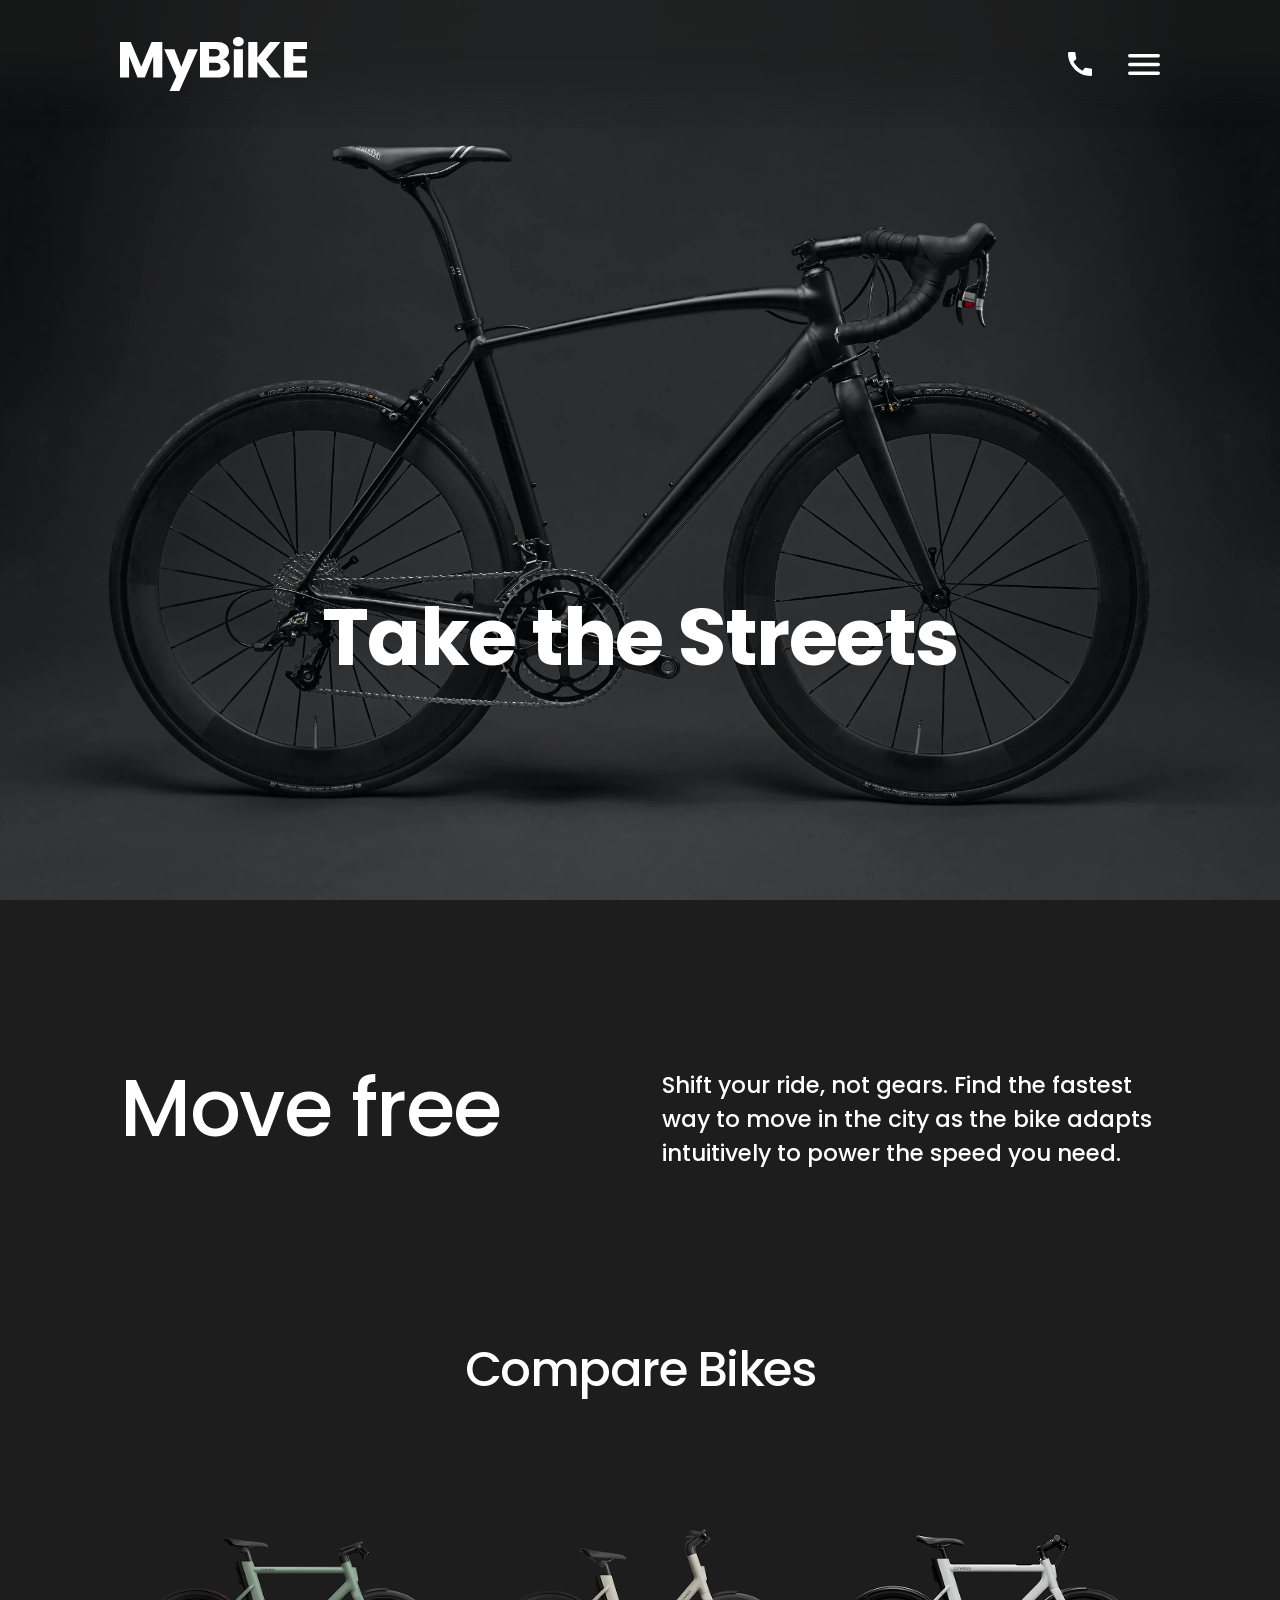
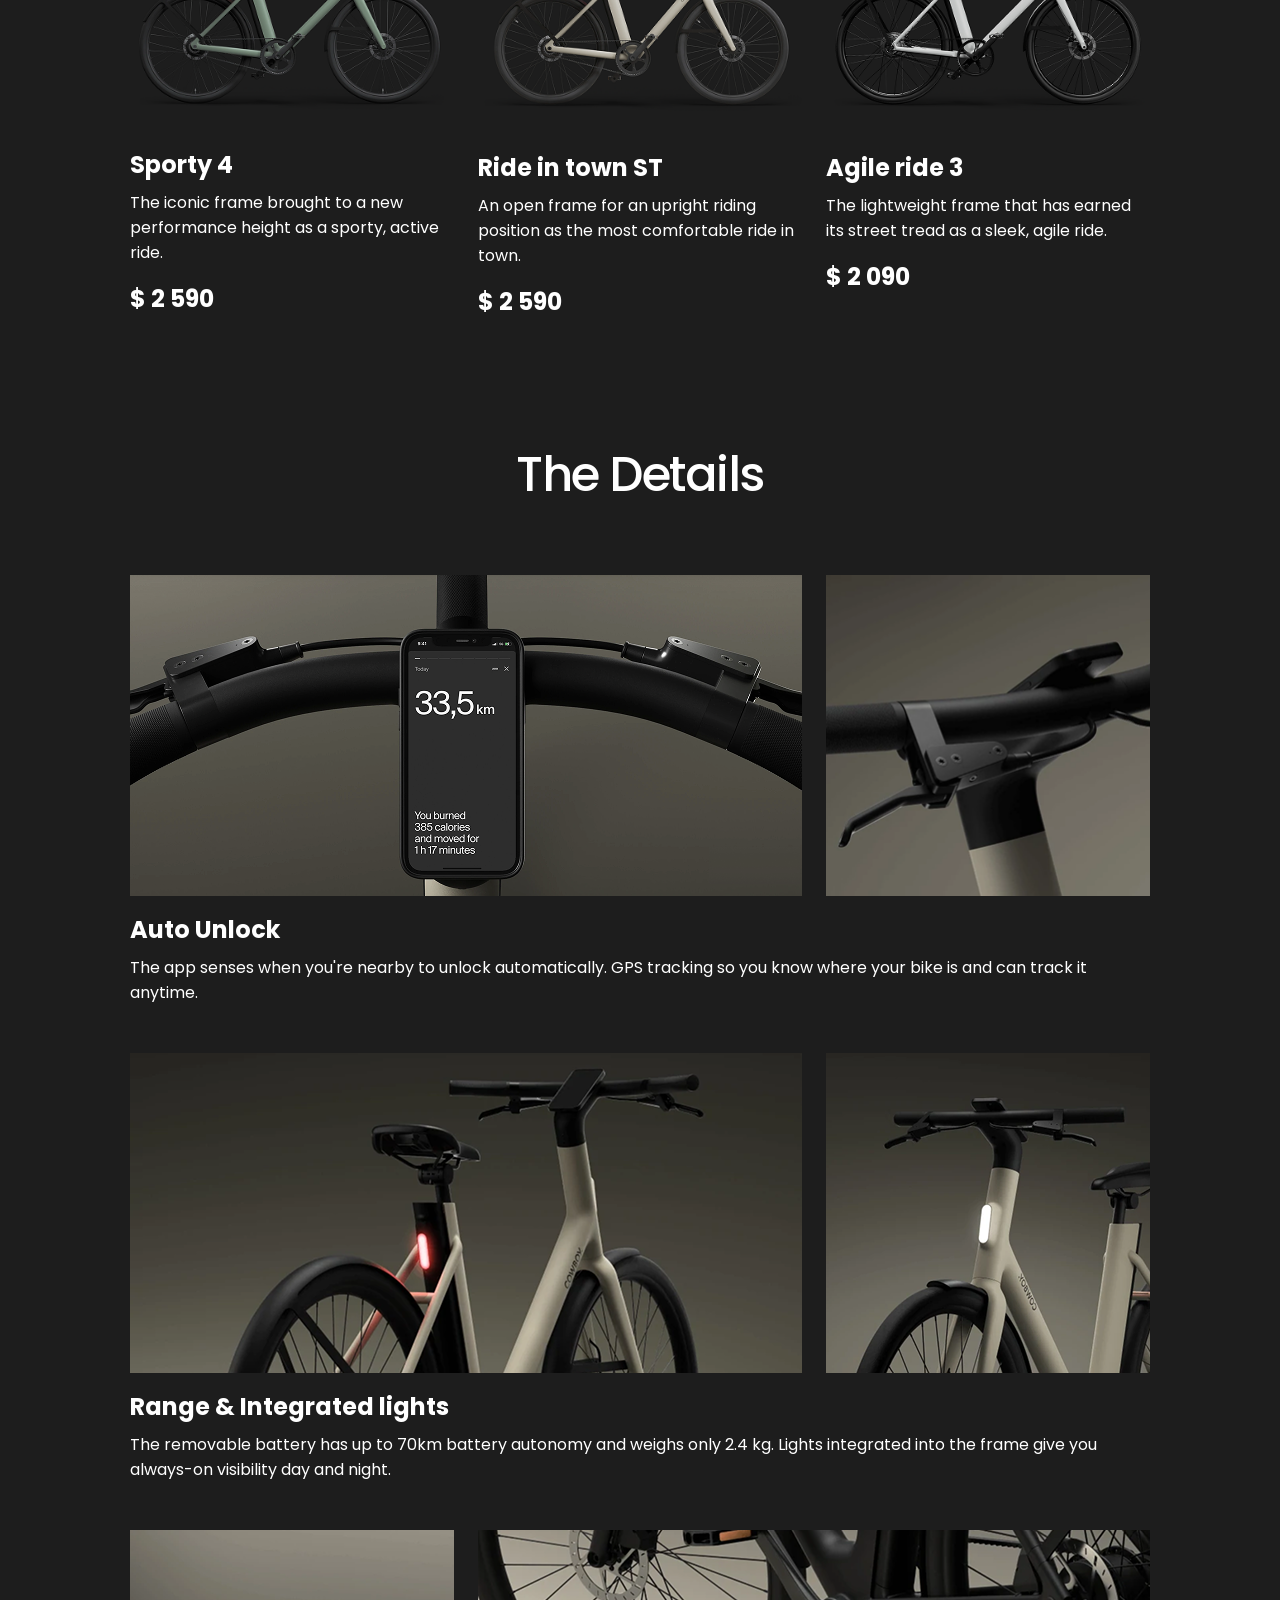
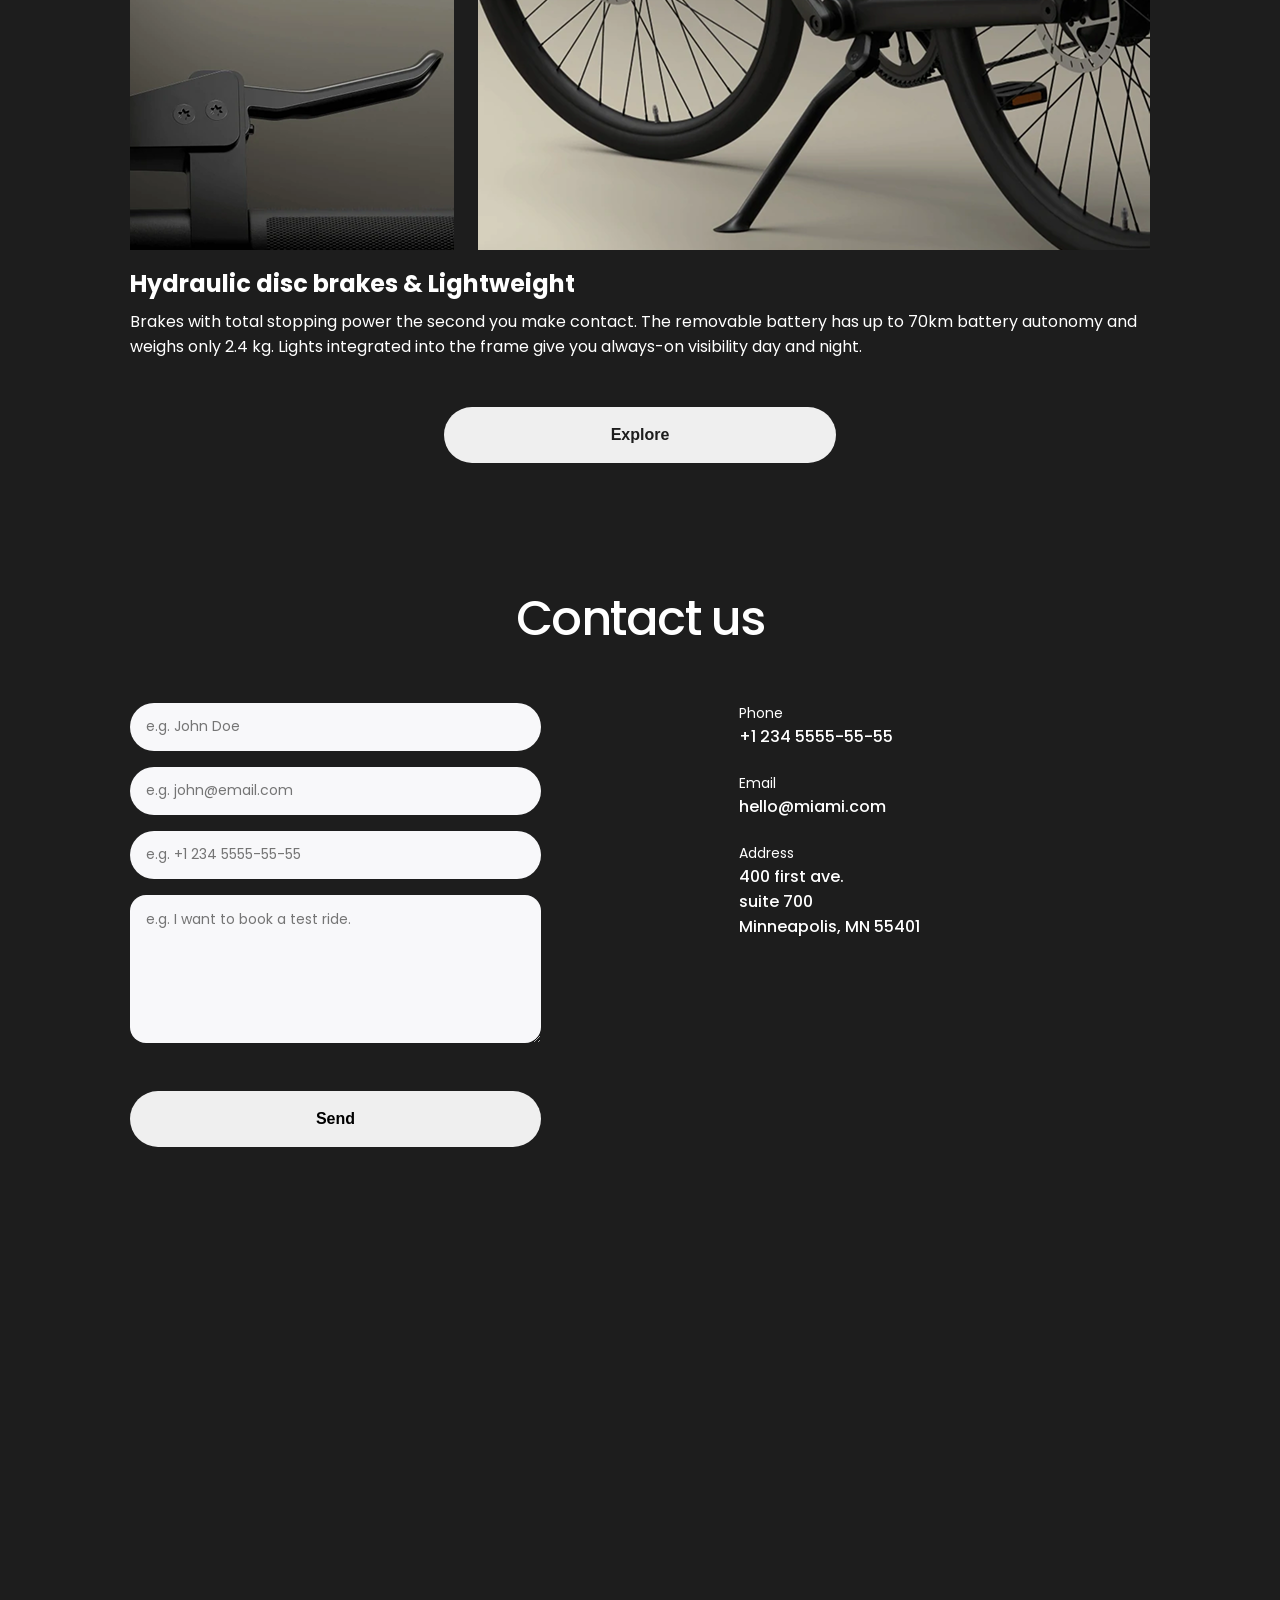
<file: index.html>
<!doctype html><html lang="en" class="page"><head><meta charset="utf-8"><meta name="viewport" content="width=device-width, initial-scale=1.0"><title>MyBiKE</title><link rel="icon" type="image/svg" href="favicon.2b4d9df5.svg" media="(prefers-color-scheme: dark)"><link rel="icon" href="Property%201=Menu_logo.42b69e77.svg" media="(prefers-color-scheme: light)"><link rel="stylesheet" href="index.e2b0deac.css"><link rel="preconnect" href="https://fonts.googleapis.com"><link rel="preconnect" href="https://fonts.gstatic.com" crossorigin><link href="https://fonts.googleapis.com/css2?family=Poppins:ital,wght@0,100;0,200;0,300;0,400;0,500;0,600;0,700;0,800;0,900;1,100;1,200;1,300;1,400;1,500;1,600;1,700;1,800;1,900&family=Roboto:wght@100..900&display=swap" rel="stylesheet"></head><body class="body"> <div class="page"> <header class="header"> <div class="header__top"> <a href="#top" class="header__logo"> <img src="MyBiKE.96647d85.svg" alt="MyBiKE logo" class="header__logo-img"> </a> <div class="header__actions"> <a href="tel:+1 234 5555-55-55" class="header__icon header__icon--phone"> <img src="Icon-Phone-call.26299131.svg" alt="Phone icon"> </a> <a href="#menu" class="header__icon header__icon--burger" aria-label="Open menu"> <span class="header__icon-burger" aria-hidden="true"></span> </a> </div> </div> <h1 class="header__title">Take the Streets</h1> </header> <aside class="menu page__menu" id="menu"> <div class="menu__content"> <div class="menu__top"> <a href="#top" class="menu__logo"> <img src="Property%201=Menu_logo.42b69e77.svg" alt="MyBiKE logo" class="menu__logo-img"> </a> <a href="#" class="menu__icon-close"> <img src="Icon-Close.a33213b2.svg" alt="Close icon"> </a> </div> <nav class="menu__nav nav"> <ul class="nav__list"> <li class="nav__item"> <a class="nav__link" href="#"> Home </a> </li> <li class="nav__item"> <a class="nav__link" href="#"> About Us </a> </li> <li class="nav__item"> <a class="nav__link" href="#compare-bikes"> Compare bikes </a> </li> <li class="nav__item"> <a class="nav__link" href="#details"> Details </a> </li> <li class="nav__item"> <a class="nav__link" href="#contact-info"> Contacts </a> </li> </ul> </nav> <div class="menu__additional"> <a href="tel:+12345555555" class="menu__phone-number"> +1 234 5555-55-55 </a> <a href="#" class="menu__book" tabindex="0"> book a test ride </a> </div> </div> </aside> <main class="main"> <section class="intro"> <h2 class="intro__title">Move free</h2> <p class="intro__description"> Shift your ride, not gears. Find the fastest way to move in the city as the bike adapts intuitively to power the speed you need. </p> </section> <div class="container"> <section class="compare" id="compare-bikes"> <h2 class="compare__title">Compare Bikes</h2> <article class="bike-card"> <picture> <source media="(min-width: 744px)" srcset="Sporty4-onTablet.c5ce7f3a.png"> <img src="Sporty4.edfac68a.png" alt="Bike Sporty 4" class="bike-card__img feature__img-link" tabindex="0" onclick="window.location='#';"> </picture> <h3 class="bike-card__title">Sporty 4</h3> <p class="bike-card__description"> The iconic frame brought to a new performance height as a sporty, active ride. </p> <span class="bike-card__price">$ 2 590</span> </article> <article class="bike-card"> <picture> <source media="(min-width: 744px)" srcset="Ride-in-town-ST-onTablet.6d68e7a4.png"> <img src="Ride-in-town-ST.06d69349.png" alt="Bike Ride in town ST" class="bike-card__img feature__img-link" tabindex="0" onclick="window.location='#';"> </picture> <h3 class="bike-card__title">Ride in town ST</h3> <p class="bike-card__description"> An open frame for an upright riding position as the most comfortable ride in town. </p> <span class="bike-card__price">$ 2 590</span> </article> <article class="bike-card"> <picture> <source media="(min-width: 744px)" srcset="Agile-ride-3-onTablet.1f818ef1.png"> <img src="Agile-ride-3.483f078e.png" alt="Bike Agile Ride 3" class="bike-card__img feature__img-link" tabindex="0" onclick="window.location='#';"> </picture> <h3 class="bike-card__title">Agile ride 3</h3> <p class="bike-card__description"> The lightweight frame that has earned its street tread as a sleek, agile ride. </p> <span class="bike-card__price">$ 2 090</span> </article> </section> <section class="details" id="details"> <h2 class="details__title">The Details</h2> <article class="feature"> <div class="feature__images"> <picture class="details-picture1"> <source media="(min-width: 1260px)" srcset="feature1.1-onDesktop.b00ea262.png"> <source media="(min-width: 744px)" srcset="feature1.1-onTablet.17ae79dd.png"> <img src="feature1.1.6499ce0f.png" alt="Auto unlock 1" class="feature__img-link" tabindex="0" onclick="window.location='#';"> </picture> <picture class="details-picture2"> <source media="(min-width: 1260px)" srcset="feature1.2-onDesktop.d8df536c.png"> <source media="(min-width: 744px)" srcset="feature1.2-onTablet.c6b928b0.png"> <img src="feature1.2.e5f1e5d9.png" alt="Auto unlock 2" class="feature__img-link" tabindex="0" onclick="window.location='#';"> </picture> </div> <div class="feature__title">Auto Unlock</div> <div class="feature__description"> The app senses when you're nearby to unlock automatically. GPS tracking so you know where your bike is and can track it anytime. </div> </article> <article class="feature"> <div class="feature__images"> <picture class="details-picture1"> <source media="(min-width: 1260px)" srcset="feature2.1-onDesktop.6fcb1afa.png"> <source media="(min-width: 744px)" srcset="feature2.1-onTablet.79c4ebe1.png"> <img src="feature2.1.a485ec10.png" alt="Range & Integrated lights 1" class="feature__img-link" tabindex="0" onclick="window.location='#';"> </picture> <picture class="details-picture2"> <source media="(min-width: 1260px)" srcset="feature2.2-onDesktop.8856a251.png"> <source media="(min-width: 744px)" srcset="feature2.2-onTablet.cb7df16f.png"> <img src="feature2.2.1042f210.png" alt="Range & Integrated lights 2" class="feature__img-link" tabindex="0" onclick="window.location='#';"> </picture> </div> <div class="feature__title">Range & Integrated lights</div> <div class="feature__description"> The removable battery has up to 70km battery autonomy and weighs only 2.4 kg. Lights integrated into the frame give you always-on visibility day and night. </div> </article> <article class="feature"> <div class="feature__images"> <picture class="details-picture2"> <source media="(min-width: 1260px)" srcset="feature3.1-onDesktop.3ea5e725.png"> <source media="(min-width: 744px)" srcset="feature3.1-onTablet.d0d37277.png"> <img src="feature3.1.e17234c3.png" alt="Hydraulic disc brakes & Lightweight 1" class="feature__img-link" tabindex="0" onclick="window.location='#';"> </picture> <picture class="details-picture1"> <source media="(min-width: 1260px)" srcset="feature3.2-onDesktop.97bbb303.png"> <source media="(min-width: 744px)" srcset="feature3.2-onTablet.6e194a8f.png"> <img src="feature3.2.e378a383.png" alt="Hydraulic disc brakes & Lightweight 2" class="feature__img-link" tabindex="0" onclick="window.location='#';"> </picture> </div> <div class="feature__title"> Hydraulic disc brakes & Lightweight </div> <div class="feature__description"> Brakes with total stopping power the second you make contact. The removable battery has up to 70km battery autonomy and weighs only 2.4 kg. Lights integrated into the frame give you always-on visibility day and night. </div> </article> <button type="button" class="details__button"> Explore </button> </section> <section class="contact"> <div class="contact__title">Contact us</div> <div class="contact__wrap"> <form autocomplete="one-time-code" class="contact-form" method="post" action="#" onsubmit="this.reset(); return false;"> <input type="text" id="user-name" name="form-name" class="contact-form__input" placeholder="e.g. John Doe" required> <input type="email" id="user-email" name="form-email" class="contact-form__input" placeholder="e.g. john@email.com" required> <input type="tel" id="user-phone" name="form-phone" class="contact-form__input" placeholder="e.g. +1 234 5555-55-55" pattern="\+?[0-9\-\s]{10,20}" required> <textarea id="user-message" name="form-message" class="contact-form__textarea" placeholder="e.g. I want to book a test ride." required></textarea> <button type="submit" class="contact-form__button"> Send </button> </form> <div class="contact-info" id="contact-info"> <div class="contact-info__item"> <span class="contact-info__label">Phone</span> <a href="tel:+12345555555" class="contact-info__value contact-info__value--phone"> +1 234 5555-55-55 </a> </div> <div class="contact-info__item"> <span class="contact-info__label">Email</span> <a href="mailto:hello@miami.com" class="contact-info__value contact-info__value--email"> hello@miami.com </a> </div> <div class="contact-info__item"> <span class="contact-info__label">Address</span> <address class="contact-info__value"> <a href="https://maps.google.com/?q=400+first+ave+suite+700+Minneapolis+MN+55401" class="contact-info__value contact-info__value--address" target="_blank" rel="noopener noreferrer"> 400 first ave. <br> suite 700 <br> Minneapolis, MN 55401 </a> </address> </div> </div> </div> </section> </div> </main> <footer class="footer"></footer> <a id="top"></a> </div> <script src="index.02244d71.js"></script> </body></html>
</file>
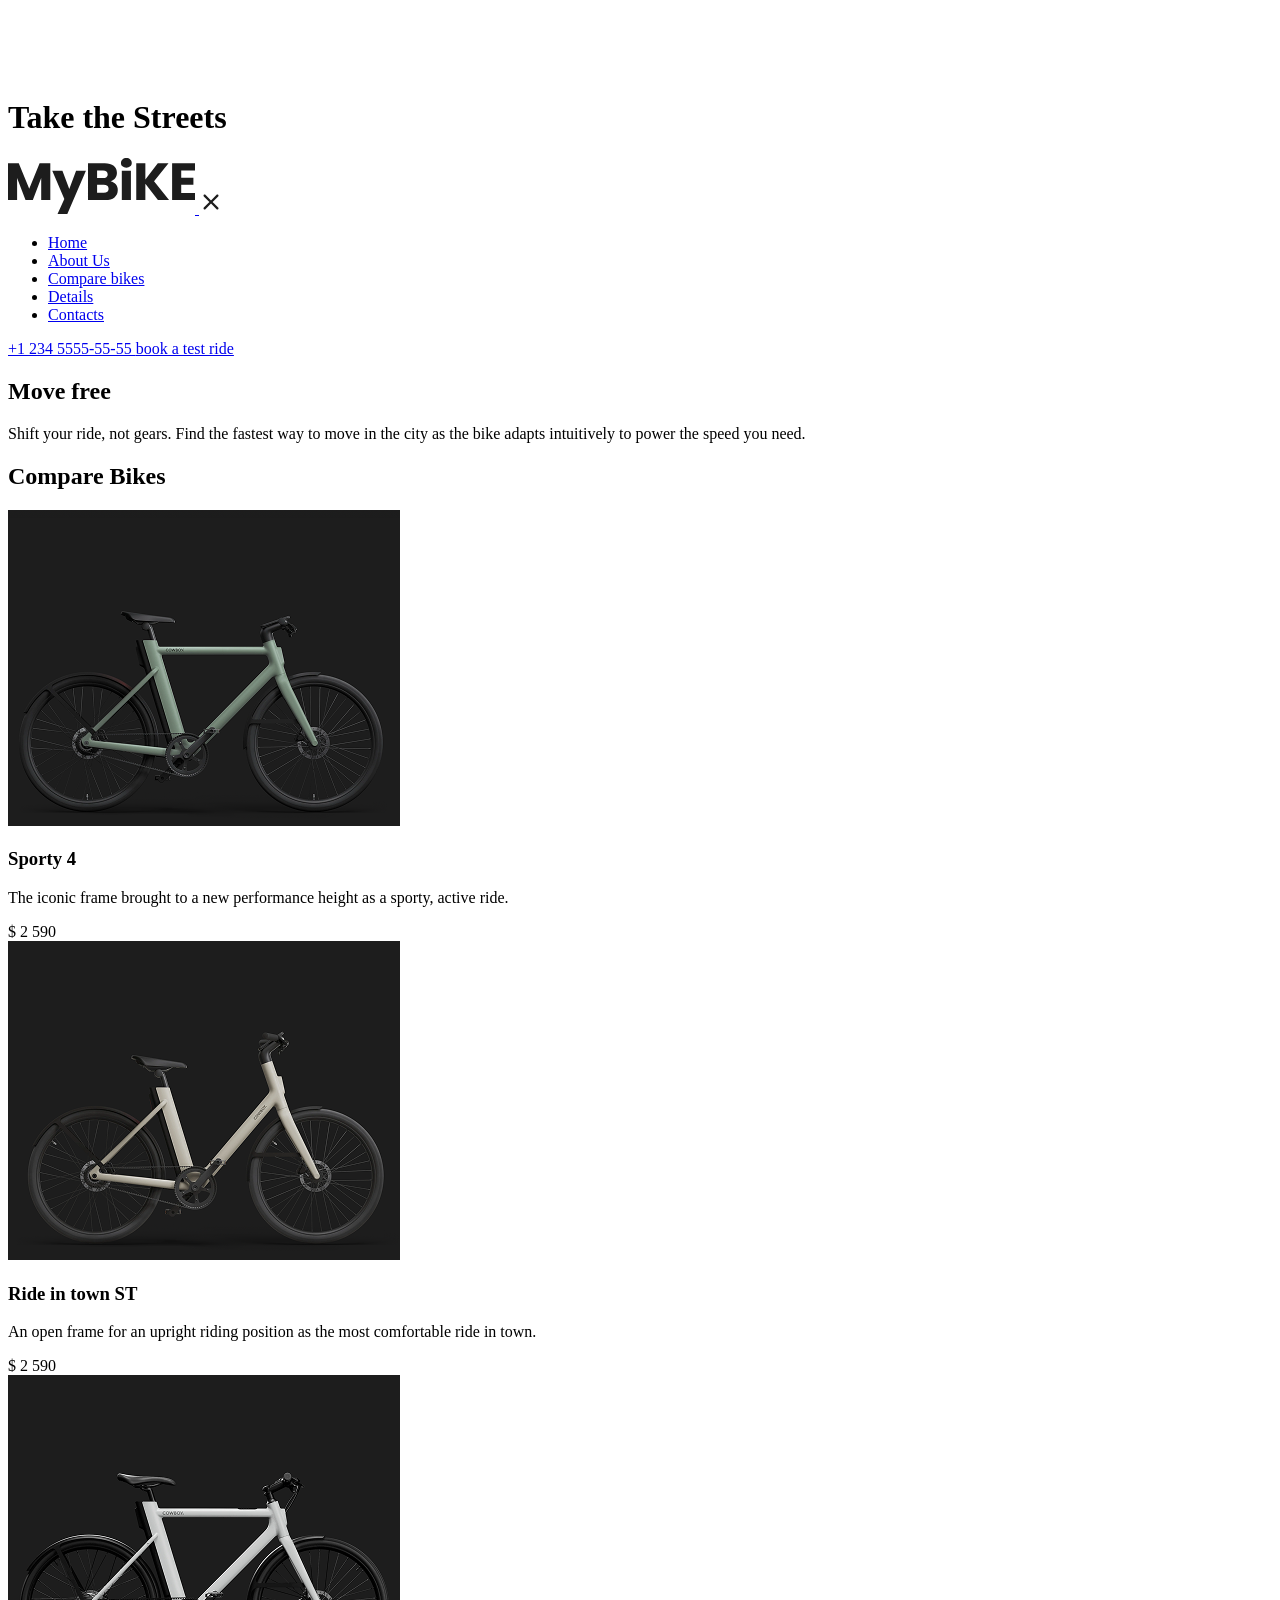
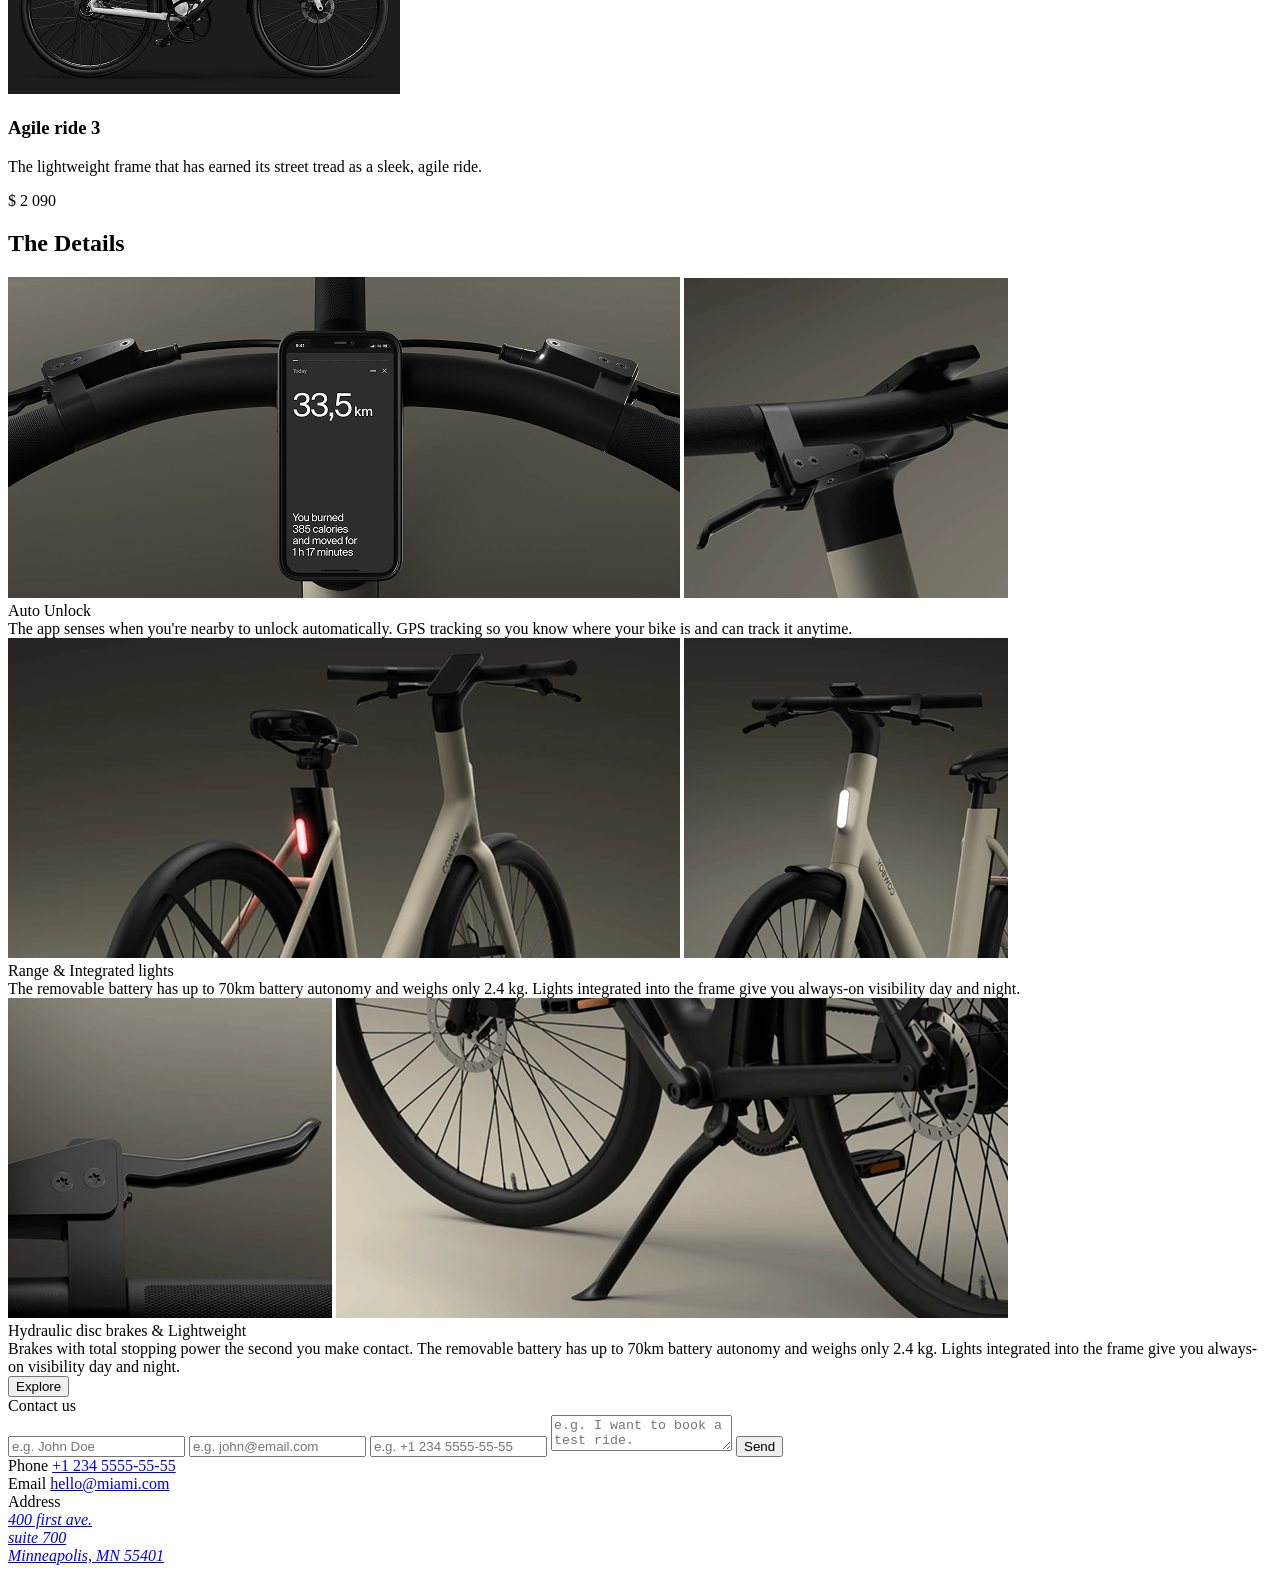
<file: src/index.html>
<!doctype html>
<html
  lang="en"
  class="page"
>
  <head>
    <meta charset="UTF-8" />
    <meta
      name="viewport"
      content="width=device-width, initial-scale=1.0"
    />
    <title>MyBiKE</title>
    <link
      rel="icon"
      type="image/svg"
      href="./images/logo/favicon.svg"
      media="(prefers-color-scheme: dark)"
    />
    <link
      rel="icon"
      href="./images/logo/Property 1=Menu_logo.svg"
      media="(prefers-color-scheme: light)"
    />
    <link
      rel="stylesheet"
      href="./styles/main.scss"
    />
    <link
      rel="preconnect"
      href="https://fonts.googleapis.com"
    />
    <link
      rel="preconnect"
      href="https://fonts.gstatic.com"
      crossorigin="anonymous"
    />
    <link
      href="https://fonts.googleapis.com/css2?family=Poppins:ital,wght@0,100;0,200;0,300;0,400;0,500;0,600;0,700;0,800;0,900;1,100;1,200;1,300;1,400;1,500;1,600;1,700;1,800;1,900&family=Roboto:wght@100..900&display=swap"
      rel="stylesheet"
    />
  </head>
  <body class="body">
    <div class="page">
      <header class="header">
        <div class="header__top">
          <a
            href="#top"
            class="header__logo"
          >
            <img
              src="./images/logo/MyBiKE.svg"
              alt="MyBiKE logo"
              class="header__logo-img"
            />
          </a>

          <div class="header__actions">
            <a
              href="tel:+1 234 5555-55-55"
              class="header__icon header__icon--phone"
            >
              <img
                src="./images/icons/Icon-Phone-call.svg"
                alt="Phone icon"
              />
            </a>

            <a
              href="#menu"
              class="header__icon header__icon--burger"
              aria-label="Open menu"
            >
              <span
                class="header__icon-burger"
                aria-hidden="true"
              ></span>
            </a>
          </div>
        </div>

        <h1 class="header__title">Take the Streets</h1>
      </header>

      <aside
        class="page__menu menu"
        id="menu"
      >
        <div class="menu__content">
          <div class="menu__top">
            <a
              href="#top"
              class="menu__logo"
            >
              <img
                src="./images/logo/Property 1=Menu_logo.svg"
                alt="MyBiKE logo"
                class="menu__logo-img"
              />
            </a>

            <a
              href="#"
              class="menu__icon-close"
            >
              <img
                src="./images/icons/Icon-Close.svg"
                alt="Close icon"
              />
            </a>
          </div>

          <nav class="nav menu__nav">
            <ul class="nav__list">
              <li class="nav__item">
                <a
                  class="nav__link"
                  href="#"
                >
                  Home
                </a>
              </li>
              <li class="nav__item">
                <a
                  class="nav__link"
                  href="#"
                >
                  About Us
                </a>
              </li>
              <li class="nav__item">
                <a
                  class="nav__link"
                  href="#compare-bikes"
                >
                  Compare bikes
                </a>
              </li>
              <li class="nav__item">
                <a
                  class="nav__link"
                  href="#details"
                >
                  Details
                </a>
              </li>
              <li class="nav__item">
                <a
                  class="nav__link"
                  href="#contact-info"
                >
                  Contacts
                </a>
              </li>
            </ul>
          </nav>

          <div class="menu__additional">
            <a
              href="tel:+12345555555"
              class="menu__phone-number"
            >
              +1 234 5555-55-55
            </a>

            <a
              href="#"
              class="menu__book"
              tabindex="0"
            >
              book a test ride
            </a>
          </div>
        </div>
      </aside>

      <main class="main">
        <section class="intro">
          <h2 class="intro__title">Move free</h2>
          <p class="intro__description">
            Shift your ride, not gears. Find the fastest way to move in the city
            as the bike adapts intuitively to power the speed you need.
          </p>
        </section>

        <div class="container">
          <section
            class="compare"
            id="compare-bikes"
          >
            <h2 class="compare__title">Compare Bikes</h2>

            <article class="bike-card">
              <picture>
                <source
                  media="(min-width: 744px)"
                  srcset="./images/img/Sporty4-onTablet.png"
                />
                <img
                  src="./images/img/Sporty4.png"
                  alt="Bike Sporty 4"
                  class="bike-card__img feature__img-link"
                  tabindex="0"
                  onclick="window.location='#';"
                />
              </picture>
              <h3 class="bike-card__title">Sporty 4</h3>
              <p class="bike-card__description">
                The iconic frame brought to a new performance height as a
                sporty, active ride.
              </p>
              <span class="bike-card__price">$ 2 590</span>
            </article>

            <article class="bike-card">
              <picture>
                <source
                  media="(min-width: 744px)"
                  srcset="./images/img/Ride-in-town-ST-onTablet.png"
                />
                <img
                  src="./images/img/Ride-in-town-ST.png"
                  alt="Bike Ride in town ST"
                  class="bike-card__img feature__img-link"
                  tabindex="0"
                  onclick="window.location='#';"
                />
              </picture>
              <h3 class="bike-card__title">Ride in town ST</h3>
              <p class="bike-card__description">
                An open frame for an upright riding position as the most
                comfortable ride in town.
              </p>
              <span class="bike-card__price">$ 2 590</span>
            </article>

            <article class="bike-card">
              <picture>
                <source
                  media="(min-width: 744px)"
                  srcset="./images/img/Agile-ride-3-onTablet.png"
                />
                <img
                  src="./images/img/Agile-ride-3.png"
                  alt="Bike Agile Ride 3"
                  class="bike-card__img feature__img-link"
                  tabindex="0"
                  onclick="window.location='#';"
                />
              </picture>
              <h3 class="bike-card__title">Agile ride 3</h3>
              <p class="bike-card__description">
                The lightweight frame that has earned its street tread as a
                sleek, agile ride.
              </p>
              <span class="bike-card__price">$ 2 090</span>
            </article>
          </section>

          <section
            class="details"
            id="details"
          >
            <h2 class="details__title">The Details</h2>

            <article class="feature">
              <div class="feature__images">
                <picture class="details-picture1">
                  <source
                    media="(min-width: 1260px)"
                    srcset="./images/img/feature1.1-onDesktop.png"
                  />
                  <source
                    media="(min-width: 744px)"
                    srcset="./images/img/feature1.1-onTablet.png"
                  />
                  <img
                    src="./images/img/feature1.1.png"
                    alt="Auto unlock 1"
                    class="feature__img-link"
                    tabindex="0"
                    onclick="window.location='#';"
                  />
                </picture>
                <picture class="details-picture2">
                  <source
                    media="(min-width: 1260px)"
                    srcset="./images/img/feature1.2-onDesktop.png"
                  />
                  <source
                    media="(min-width: 744px)"
                    srcset="./images/img/feature1.2-onTablet.png"
                  />
                  <img
                    src="./images/img/feature1.2.png"
                    alt="Auto unlock 2"
                    class="feature__img-link"
                    tabindex="0"
                    onclick="window.location='#';"
                  />
                </picture>
              </div>
              <div class="feature__title">Auto Unlock</div>
              <div class="feature__description">
                The app senses when you're nearby to unlock automatically. GPS
                tracking so you know where your bike is and can track it
                anytime.
              </div>
            </article>

            <article class="feature">
              <div class="feature__images">
                <picture class="details-picture1">
                  <source
                    media="(min-width: 1260px)"
                    srcset="./images/img/feature2.1-onDesktop.png"
                  />
                  <source
                    media="(min-width: 744px)"
                    srcset="./images/img/feature2.1-onTablet.png"
                  />
                  <img
                    src="./images/img/feature2.1.png"
                    alt="Range & Integrated lights 1"
                    class="feature__img-link"
                    tabindex="0"
                    onclick="window.location='#';"
                  />
                </picture>
                <picture class="details-picture2">
                  <source
                    media="(min-width: 1260px)"
                    srcset="./images/img/feature2.2-onDesktop.png"
                  />
                  <source
                    media="(min-width: 744px)"
                    srcset="./images/img/feature2.2-onTablet.png"
                  />
                  <img
                    src="./images/img/feature2.2.png"
                    alt="Range & Integrated lights 2"
                    class="feature__img-link"
                    tabindex="0"
                    onclick="window.location='#';"
                  />
                </picture>
              </div>
              <div class="feature__title">Range & Integrated lights</div>
              <div class="feature__description">
                The removable battery has up to 70km battery autonomy and weighs
                only 2.4 kg. Lights integrated into the frame give you always-on
                visibility day and night.
              </div>
            </article>

            <article class="feature">
              <div class="feature__images">
                <picture class="details-picture2">
                  <source
                    media="(min-width: 1260px)"
                    srcset="./images/img/feature3.1-onDesktop.png"
                  />
                  <source
                    media="(min-width: 744px)"
                    srcset="./images/img/feature3.1-onTablet.png"
                  />
                  <img
                    src="./images/img/feature3.1.png"
                    alt="Hydraulic disc brakes & Lightweight 1"
                    class="feature__img-link"
                    tabindex="0"
                    onclick="window.location='#';"
                  />
                </picture>
                <picture class="details-picture1">
                  <source
                    media="(min-width: 1260px)"
                    srcset="./images/img/feature3.2-onDesktop.png"
                  />
                  <source
                    media="(min-width: 744px)"
                    srcset="./images/img/feature3.2-onTablet.png"
                  />
                  <img
                    src="./images/img/feature3.2.png"
                    alt="Hydraulic disc brakes & Lightweight 2"
                    class="feature__img-link"
                    tabindex="0"
                    onclick="window.location='#';"
                  />
                </picture>
              </div>
              <div class="feature__title">
                Hydraulic disc brakes & Lightweight
              </div>
              <div class="feature__description">
                Brakes with total stopping power the second you make contact.
                The removable battery has up to 70km battery autonomy and weighs
                only 2.4 kg. Lights integrated into the frame give you always-on
                visibility day and night.
              </div>
            </article>

            <button
              type="button"
              class="details__button"
            >
              Explore
            </button>
          </section>

          <section class="contact">
            <div class="contact__title">Contact us</div>
            <div class="contact__wrap">
              <form
                autocomplete="one-time-code"
                class="contact-form"
                method="POST"
                action="#"
                onsubmit="this.reset(); return false;"
              >
                <input
                  type="text"
                  id="user-name"
                  name="form-name"
                  class="contact-form__input"
                  placeholder="e.g. John Doe"
                  required
                />

                <input
                  type="email"
                  id="user-email"
                  name="form-email"
                  class="contact-form__input"
                  placeholder="e.g. john@email.com"
                  required
                />

                <input
                  type="tel"
                  id="user-phone"
                  name="form-phone"
                  class="contact-form__input"
                  placeholder="e.g. +1 234 5555-55-55"
                  pattern="\+?[0-9\-\s]{10,20}"
                  required
                />

                <textarea
                  id="user-message"
                  name="form-message"
                  class="contact-form__textarea"
                  placeholder="e.g. I want to book a test ride."
                  required
                ></textarea>

                <button
                  type="submit"
                  class="contact-form__button"
                >
                  Send
                </button>
              </form>

              <div
                class="contact-info"
                id="contact-info"
              >
                <div class="contact-info__item">
                  <span class="contact-info__label">Phone</span>
                  <a
                    href="tel:+12345555555"
                    class="contact-info__value contact-info__value--phone"
                  >
                    +1 234 5555-55-55
                  </a>
                </div>

                <div class="contact-info__item">
                  <span class="contact-info__label">Email</span>
                  <a
                    href="mailto:hello@miami.com"
                    class="contact-info__value contact-info__value--email"
                  >
                    hello@miami.com
                  </a>
                </div>

                <div class="contact-info__item">
                  <span class="contact-info__label">Address</span>
                  <address class="contact-info__value">
                    <a
                      href="https://maps.google.com/?q=400+first+ave+suite+700+Minneapolis+MN+55401"
                      class="contact-info__value contact-info__value--address"
                      target="_blank"
                      rel="noopener noreferrer"
                    >
                      400 first ave.
                      <br />
                      suite 700
                      <br />
                      Minneapolis, MN 55401
                    </a>
                  </address>
                </div>
              </div>
            </div>
          </section>
        </div>
      </main>
      <footer class="footer"></footer>
      <a id="top"></a>
    </div>
    <script src="./scripts/main.js"></script>
  </body>
</html>
</file>
<file: index.e2b0deac.css>
.page{scroll-behavior:smooth;position:relative}.contact-info__value--phone:hover,.contact-info__value--phone:focus,.contact-info__value--email:hover,.contact-info__value--email:focus,.contact-info__value--address:hover,.contact-info__value--address:focus{color:#6ebeff}.feature__img-link{transition:transform .3s;display:inline-block}.feature__img-link:hover,.feature__img-link:focus{z-index:2;transform:scale(1.01)}.page:has(.page__menu:target){overflow:hidden}html,body{max-width:100vw;overflow-x:hidden}*{margin:0;padding:0;transition-duration:.3s}.body{color:#fff;background-color:#1d1d1d;margin:0 0 320px;padding:0;font-family:Poppins,sans-serif}@media (min-width:744px){.body body{padding-bottom:480px}}@media (min-width:1260px){.body body{padding-bottom:555px}}.header{z-index:10;box-sizing:border-box;background-image:url(Cover_photo.5f57808b.webp);background-position:right -50px center;background-repeat:no-repeat;background-size:cover;-ms-flex-direction:column;flex-direction:column;-ms-flex-pack:end;justify-content:flex-end;-ms-flex-align:stretch;align-items:stretch;height:100vh;margin:0;padding-top:86px;display:-ms-flexbox;display:flex;position:relative}@media (min-width:744px){.header{background-position:50%;height:60vh;padding-top:128px}}@media (min-width:1260px){.header{height:100vh;padding-top:128px}}.header__top{z-index:12;box-sizing:border-box;background:0 0;-ms-flex-direction:row;flex-direction:row;-ms-flex-pack:justify;justify-content:space-between;-ms-flex-align:center;align-items:center;width:100%;min-height:86px;padding:0 20px;display:-ms-flexbox;display:flex;position:fixed;top:0;left:0}@media (min-width:744px){.header__top{min-height:128px;padding:0 72px}}@media (min-width:1260px){.header__top{padding:0 120px}}.header__top:before{content:"";z-index:-1;-webkit-backdrop-filter:blur(20px);backdrop-filter:blur(20px);background-color:rgba(29,29,29,.6);position:absolute;top:0;bottom:0;left:0;right:0;-webkit-mask-image:linear-gradient(#000 0%,#000 40%,rgba(0,0,0,.8) 55%,rgba(0,0,0,.4) 75%,rgba(0,0,0,.1) 90%,transparent 100%);mask-image:linear-gradient(#000 0%,#000 40%,rgba(0,0,0,.8) 55%,rgba(0,0,0,.4) 75%,rgba(0,0,0,.1) 90%,transparent 100%)}.header__actions{-ms-flex-direction:row;flex-direction:row;-ms-flex-pack:justify;justify-content:space-between;-ms-flex-align:stretch;align-items:stretch;gap:24px;min-width:72px;min-height:24px;display:-ms-flexbox;display:flex}@media (min-width:744px){.header__actions{gap:32px;min-width:96px;min-height:32px}}.header__icon{width:24px;height:24px}.header__icon img{object-fit:contain;width:100%;height:100%}@media (min-width:744px){.header__icon{width:32px;height:32px}.header__icon img{object-fit:contain;width:100%;height:100%}}.header__icon--burger{cursor:pointer;background:0 0;border:none;width:24px;height:24px;padding:0;transition:transform .3s;display:inline-block;position:relative}@media (min-width:744px){.header__icon--burger{width:32px;height:32px}}.header__icon--burger:hover,.header__icon--burger:focus{transform:scale(1.2)}.header__icon--burger .header__icon-burger{background:url(Burger-menu.a3727caf.svg) 50%/contain no-repeat;width:100%;height:100%;transition:background-image .3s;display:block}.header__icon--burger:hover .header__icon-burger,.header__icon--burger:focus .header__icon-burger{background-image:url(Icon-Burger-menu-hover.13e539ab.svg)}.header__icon--phone{-ms-flex-align:center;align-items:center;width:auto;text-decoration:none;display:-ms-inline-flexbox;display:inline-flex}.header__icon--phone img{cursor:pointer;width:24px;height:24px;transition:transform .3s}.header__icon--phone img:hover,.header__icon--phone img:focus{transform:scale(1.2)}@media (min-width:744px){.header__icon--phone img{width:32px;height:32px}}@media (min-width:1260px){.header__icon--phone:before{content:"+1 234 555-55-55";color:#fff;white-space:nowrap;letter-spacing:2px;opacity:0;max-width:0;font-family:Poppins,sans-serif;font-size:12px;font-weight:700;line-height:1;transition:all .4s;position:relative;overflow:hidden}.header__icon--phone:hover{gap:20px}.header__icon--phone:hover:before{opacity:1;max-width:160px}}.header__logo{width:130px;height:38px}.header__logo img{object-fit:contain;width:100%;height:100%}@media (min-width:744px){.header__logo{width:187px;height:56px}}.header__title{letter-spacing:-1.5px;color:#fff;text-align:center;-ms-flex-item-align:center;align-self:center;width:279px;padding-bottom:88px;font-size:36px;font-weight:700}@media (min-width:744px){.header__title{letter-spacing:-1.5px;width:600px;padding-bottom:130px;font-size:64px;font-weight:700}}@media (min-width:1260px){.header__title{letter-spacing:-1.5px;width:672px;padding-bottom:203px;font-size:80px;font-weight:700}}.menu{background-color:#c2c2c2;height:100vh;overflow:auto}.menu__top{z-index:1;-ms-flex-direction:row;flex-direction:row;-ms-flex-pack:justify;justify-content:space-between;-ms-flex-align:center;align-items:center;min-height:86px;padding:0;display:-ms-flexbox;display:flex;position:sticky;top:0}@media (min-width:744px){.menu__top{min-height:128px}}.menu__icon{cursor:pointer;width:24px;height:24px;transition:transform .3s;display:inline-block}.menu__icon img{object-fit:contain;width:100%;height:100%}.menu__icon:hover,.menu__icon:focus{transform:scale(1.2)}@media (min-width:744px){.menu__icon{width:32px;height:32px}.menu__icon img{object-fit:contain;width:100%;height:100%}}.menu__icon-close{cursor:pointer;width:24px;height:24px;transition:transform .3s}.menu__icon-close img{object-fit:contain;width:100%;height:100%}.menu__icon-close:hover,.menu__icon-close:focus{transform:scale(1.2)}@media (min-width:744px){.menu__icon-close{width:32px;height:32px}.menu__icon-close img{object-fit:contain;width:100%;height:100%}}.menu__logo{width:130px;height:38px;display:block}.menu__logo img{object-fit:contain;width:100%;height:100%}@media (min-width:744px){.menu__logo{width:187px;height:56px}}.menu__phone-number{color:#1d1d1d;letter-spacing:0;text-transform:uppercase;font-size:16px;font-weight:600;text-decoration:none;display:block}.menu__book{letter-spacing:2px;color:#1d1d1d;text-transform:uppercase;-ms-flex-item-align:start;align-self:flex-start;font-size:12px;font-weight:600;text-decoration:none;display:inline-block;position:relative}.menu__book:after{content:"";background-color:#1d1d1d;width:calc(100% - 2px);height:1px;position:absolute;bottom:-8px;left:0}.menu__content{padding:0 20px}@media (min-width:744px){.menu__content{padding:0 72px}}@media (min-width:1260px){.menu__content{padding:0 121px}}.menu__additional{-ms-flex-direction:column;flex-direction:column;-ms-flex-pack:start;justify-content:flex-start;-ms-flex-align:stretch;align-items:stretch;gap:16px;margin-top:40px;display:-ms-flexbox;display:flex}.nav__list{-ms-flex-direction:column;flex-direction:column;-ms-flex-pack:start;justify-content:flex-start;-ms-flex-align:stretch;align-items:stretch;gap:32px;margin-top:24px;list-style:none;display:-ms-flexbox;display:flex}@media (min-width:744px){.nav__list{margin-top:8px}}@media (min-width:1260px){.nav__list{margin-top:24px}}.nav__link{letter-spacing:2px;color:#1d1d1d;text-transform:uppercase;scroll-behavior:smooth;font-size:22px;font-weight:600;text-decoration:none;position:relative}.nav__link:after{content:"";transform-origin:0;background-color:#1d1d1d;width:100%;height:1px;transition:transform .3s;display:block;position:absolute;bottom:-8px;transform:scaleX(0)}.nav__link:hover:after{transform:scaleX(1)}.page__menu{z-index:200;opacity:0;pointer-events:none;transition:all .3s;position:fixed;top:0;left:0;right:0;transform:translate(-100%)}.page__menu:target{opacity:1;pointer-events:all;transform:translate(0)}.main{z-index:2;background:#1d1d1d;padding:20px;position:relative}@media (min-width:744px){.main{padding:72px}}@media (min-width:1260px){.main{padding:120px}}@media (min-width:744px){.intro{-ms-flex-direction:row;flex-direction:row;-ms-flex-pack:justify;justify-content:space-between;-ms-flex-align:start;align-items:flex-start;margin:48px 0 132px;display:-ms-flexbox;display:flex}}@media (min-width:1260px){.intro{margin-bottom:164px}}.intro__title{letter-spacing:-1.5px;color:#fff;width:152px;height:32px;margin:40px 0 32px;font-size:32px;font-weight:500}@media (min-width:744px){.intro__title{letter-spacing:-1.5px;width:288px;height:48px;margin:0;font-size:48px;font-weight:500}}@media (min-width:1260px){.intro__title{letter-spacing:-1.5px;width:411px;height:64px;font-size:80px;font-weight:500;line-height:1}}.intro__description{letter-spacing:0;color:#fff;letter-spacing:0;height:192px;margin:0;font-size:23px;font-weight:500}@media (min-width:744px){.intro__description{width:288px;height:auto}}@media (min-width:1260px){.intro__description{width:498px}}.container{grid-template-columns:repeat(2,130px);-ms-flex-pack:center;justify-content:center;column-gap:20px;display:grid}@media (min-width:744px){.container{grid-template-columns:repeat(6,80px);column-gap:24px}}@media (min-width:1260px){.container{grid-template-columns:repeat(12,63px);column-gap:24px}}.compare{grid-column:1/-1;grid-template-columns:inherit;column-gap:inherit;margin:92px 0 0;display:grid}@media (min-width:744px){.compare{margin:0}}.compare__title{letter-spacing:-1.5px;text-align:center;grid-column:1/-1;margin:0 0 48px;font-size:32px;font-weight:500}@media (min-width:744px){.compare__title{letter-spacing:-1.5px;font-size:48px;font-weight:500}}.bike-card{grid-column:1/-1}@media (min-width:1260px){.bike-card{grid-column:span 4}}.bike-card__img{cursor:pointer;max-width:100%;height:auto;margin:0 auto;display:block}.bike-card__title{letter-spacing:0;margin-top:32px;font-size:24px;font-weight:700}.bike-card__description{letter-spacing:0;margin:8px 0 16px;font-size:16px;font-weight:400}.bike-card__price{letter-spacing:0;margin:0;font-size:24px;font-weight:700}.details{grid-column:1/-1;margin:92px 0 80px}@media (min-width:744px){.details{margin:120px 0}}.details__title{letter-spacing:-1.5px;text-align:center;padding-bottom:8px;font-size:32px;font-weight:500}@media (min-width:744px){.details__title{letter-spacing:-1.5px;padding-bottom:16px;font-size:48px;font-weight:500}}.details__button{cursor:pointer;letter-spacing:0;color:#1d1d1d;border:none;border-radius:40px;width:278px;height:56px;margin:0 auto;font-size:16px;font-weight:700;transition:all .3s ease-in-out;display:block}.details__button:hover,.details__button:focus{transform:scale(1.01)}.details__button:hover{cursor:pointer;box-shadow:0 0 20px rgba(255,255,255,.3)}@media (min-width:744px){.details__button{width:392px}}.feature{margin:40px 0}@media (min-width:744px){.feature{margin:48px 0}}.feature__title{letter-spacing:0;margin:16px 0 8px;font-size:24px;font-weight:700}.feature__images{cursor:pointer;grid-template-columns:repeat(2,130px);-ms-flex-pack:center;justify-content:center;column-gap:20px;display:grid}@media (min-width:744px){.feature__images{grid-template-columns:repeat(2,80px);column-gap:24px}}@media (min-width:1260px){.feature__images{grid-template-columns:repeat(12,63px);column-gap:24px}}.feature__description{letter-spacing:0;margin:0;font-size:16px;font-weight:400}.feature .details-picture1 img,.feature .details-picture2 img{object-fit:cover;width:100%;height:100%;display:block}@media (min-width:744px){.feature .details-picture1{grid-column:1/5}}@media (min-width:1260px){.feature .details-picture1{grid-column:1/9}}@media (min-width:744px){.feature .details-picture2{grid-column:5/7}}@media (min-width:1260px){.feature .details-picture2{grid-column:9/13}}@media (min-width:744px){.feature:nth-of-type(3) .details-picture2{grid-column:1/3}}@media (min-width:1260px){.feature:nth-of-type(3) .details-picture2{grid-column:1/5}}@media (min-width:744px){.feature:nth-of-type(3) .details-picture1{grid-column:3/7}}@media (min-width:1260px){.feature:nth-of-type(3) .details-picture1{grid-column:5/13}}.contact,.contact__wrap{grid-column:1/-1;grid-template-columns:inherit;gap:inherit;display:grid}.contact__title{letter-spacing:-1.5px;text-align:center;grid-column:1/-1;font-size:32px;font-weight:500}@media (min-width:744px){.contact__title{letter-spacing:-1.5px;font-size:48px;font-weight:500}}.contact-form{-ms-flex-direction:column;flex-direction:column;grid-column:1/-1;-ms-flex-pack:start;justify-content:flex-start;-ms-flex-align:center;align-items:center;margin:48px 0;display:-ms-flexbox;display:flex}@media (min-width:744px){.contact-form{grid-column:1/4;width:288px}}@media (min-width:1260px){.contact-form{grid-column:1/6;width:411px}}.contact-form__input,.contact-form__textarea{letter-spacing:0;color:#7e7e83;box-sizing:border-box;background-color:#f8f8fa;border:none;outline:none;width:100%;height:48px;margin-bottom:16px;padding:14px 16px;font-family:Poppins,sans-serif;font-size:14px;font-weight:400}.contact-form__input{border-radius:40px}.contact-form__textarea{border-radius:16px;width:278px;min-height:148px}@media (min-width:744px){.contact-form__textarea{width:100%}}.contact-form__button{cursor:pointer;letter-spacing:0;text-align:center;border:none;border-radius:40px;width:280px;height:56px;margin:32px auto 0;font-size:16px;font-weight:700;transition:transform .3s;display:block}.contact-form__button:hover,.contact-form__button:focus{transform:scale(1.01)}.contact-form__button:hover{cursor:pointer;box-shadow:0 0 20px rgba(255,255,255,.3)}@media (min-width:744px){.contact-form__button{width:288px}}@media (min-width:1260px){.contact-form__button{width:411px}.contact-form{grid-column:1/6}}.contact-info{grid-column:1/-1;margin-bottom:100px}@media (min-width:744px){.contact-info{grid-column:4/7;margin-top:48px}}@media (min-width:1260px){.contact-info{grid-column:8/11}}.contact-info__item{margin-bottom:24px}.contact-info__label{letter-spacing:0;font-size:14px;font-weight:400;display:block}.contact-info__value{letter-spacing:0;color:#fff;font-size:16px;font-style:normal;font-weight:500;text-decoration:none;transition:color .3s}.footer{z-index:1;color:#fff;background-image:url(footer-image.479071f0.png);background-position:50%;background-size:cover;-ms-flex-pack:center;justify-content:center;-ms-flex-align:center;align-items:center;width:100%;height:200px;font-size:24px;display:-ms-flexbox;display:flex;position:fixed;bottom:0;left:0}@media (min-width:744px){.footer{background-image:url(footer-image-onTablet.fa54d3fd.png);height:480px}}@media (min-width:1260px){.footer{background-image:url(footer-image-onDesktop.36494908.png);height:555px}}body:has(.page__menu:target) .header__top{display:none}
/*# sourceMappingURL=index.e2b0deac.css.map */
</file>
